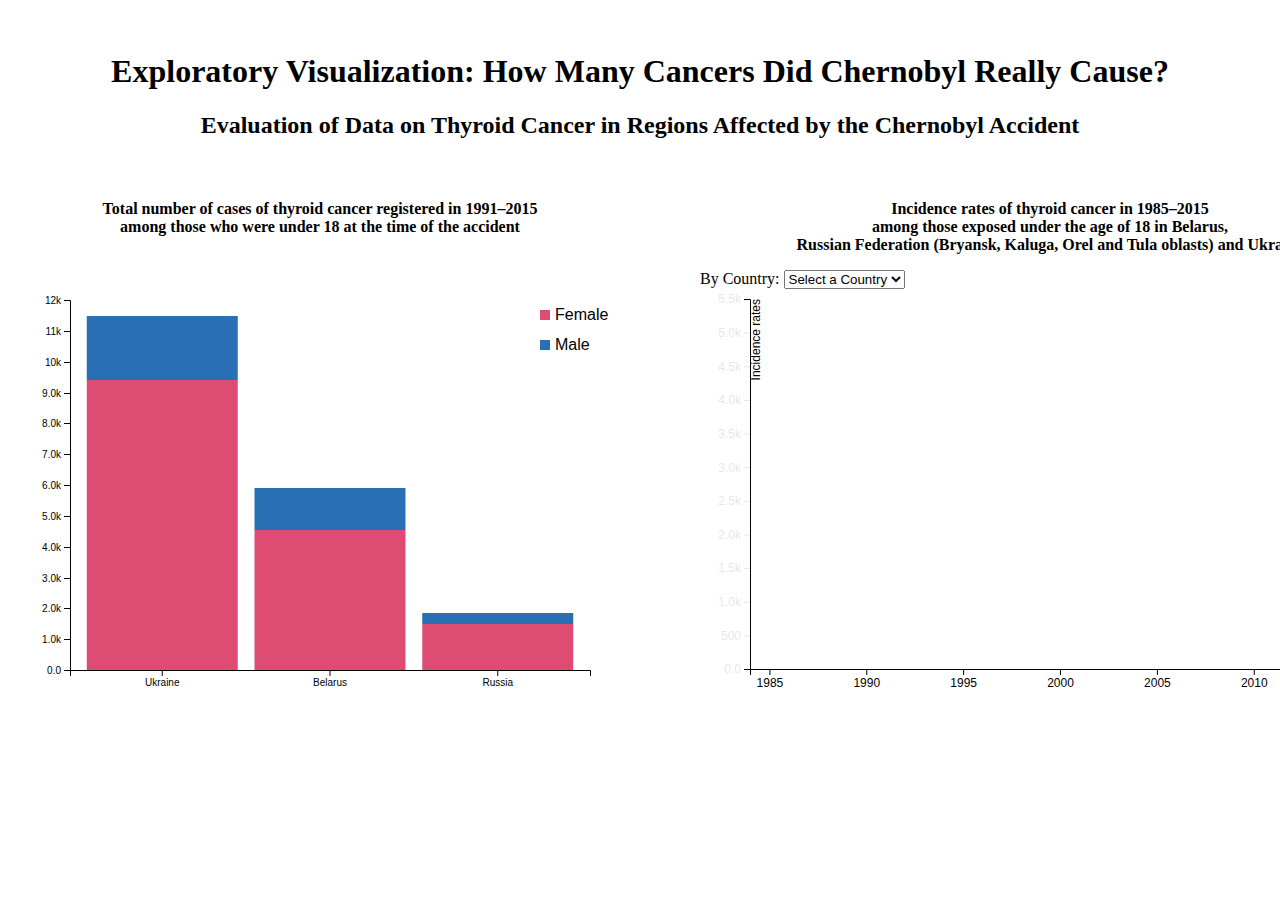
<file: Project1/index.html>
<!DOCTYPE html>
  <head>
    <meta charset="utf-8">
    <meta name="description" content="Project 1">
    <meta name="keywords" content="HTML, CSS, JavaScript, d3">
    <meta name="author" content="Alexander Avdeev">
    <meta name="viewport" content="width=device-width, initial-scale=1">
    <title>.:Interactive Data Visualization Project 1:.</title>
    <link rel="stylesheet" href="style.css">
    <script src="../lib/d3.js"></script>
    <script src="chart.js"></script>
    <script src="sbc.js"></script>
  </head>
  <body>
    <div class="container">
    <header>
      <h1>Exploratory Visualization: How Many Cancers Did Chernobyl Really Cause?</h1>
      <h2>Evaluation of Data on Thyroid Cancer in Regions Affected by the Chernobyl Accident</h2>
    </header>
    </div>
      <div class="container">
        <div id="viz1">
          <div align="center"><b>Total number of cases of thyroid cancer registered in 1991–2015</br> among those who were under 18 at the time of the accident</b></div>
        </br></br></br>
        </div>
        <div id="tooltip_chart" class="hidden">
          <p>Country: <span id="country"></span></p>
          <p>Gender: <span id="gender"></span></p>
          <p>Cases: <span id="cases"></span></p>
        </div>
      </div>
      <div class="container">
        <div id="viz2">
          <div align="center"><b>Incidence rates of thyroid cancer in 1985–2015</br> among those exposed under the age of 18 in Belarus,</br>
            Russian Federation (Bryansk, Kaluga, Orel and
            Tula oblasts) and Ukraine</b>
          </div>
          <p></p>
            <div>
              <label for="dropdown">By Country:</label>
              <select id="dropdown" name="dropdown"></select>
            </div>
        </div>
      </div>
    </div>
    <footer></footer>
    </div>
  </body>
</html>
</file>
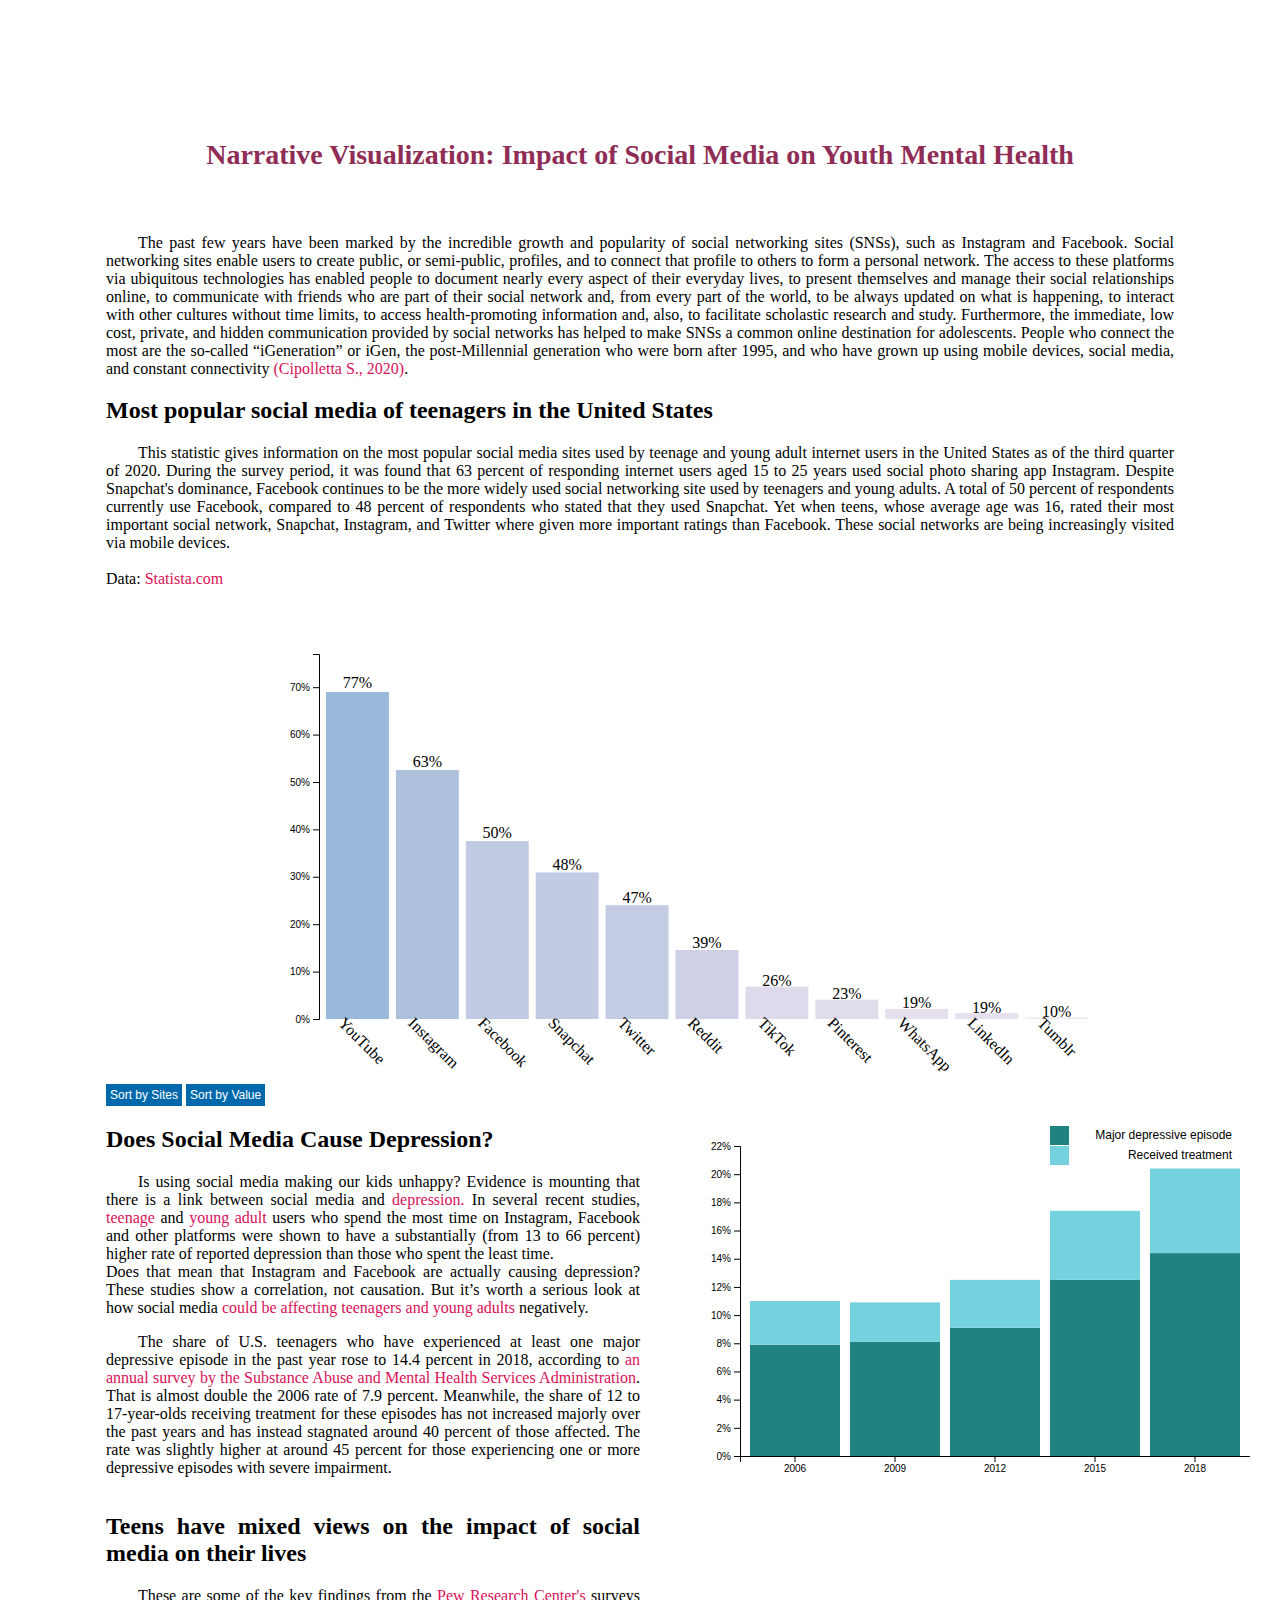
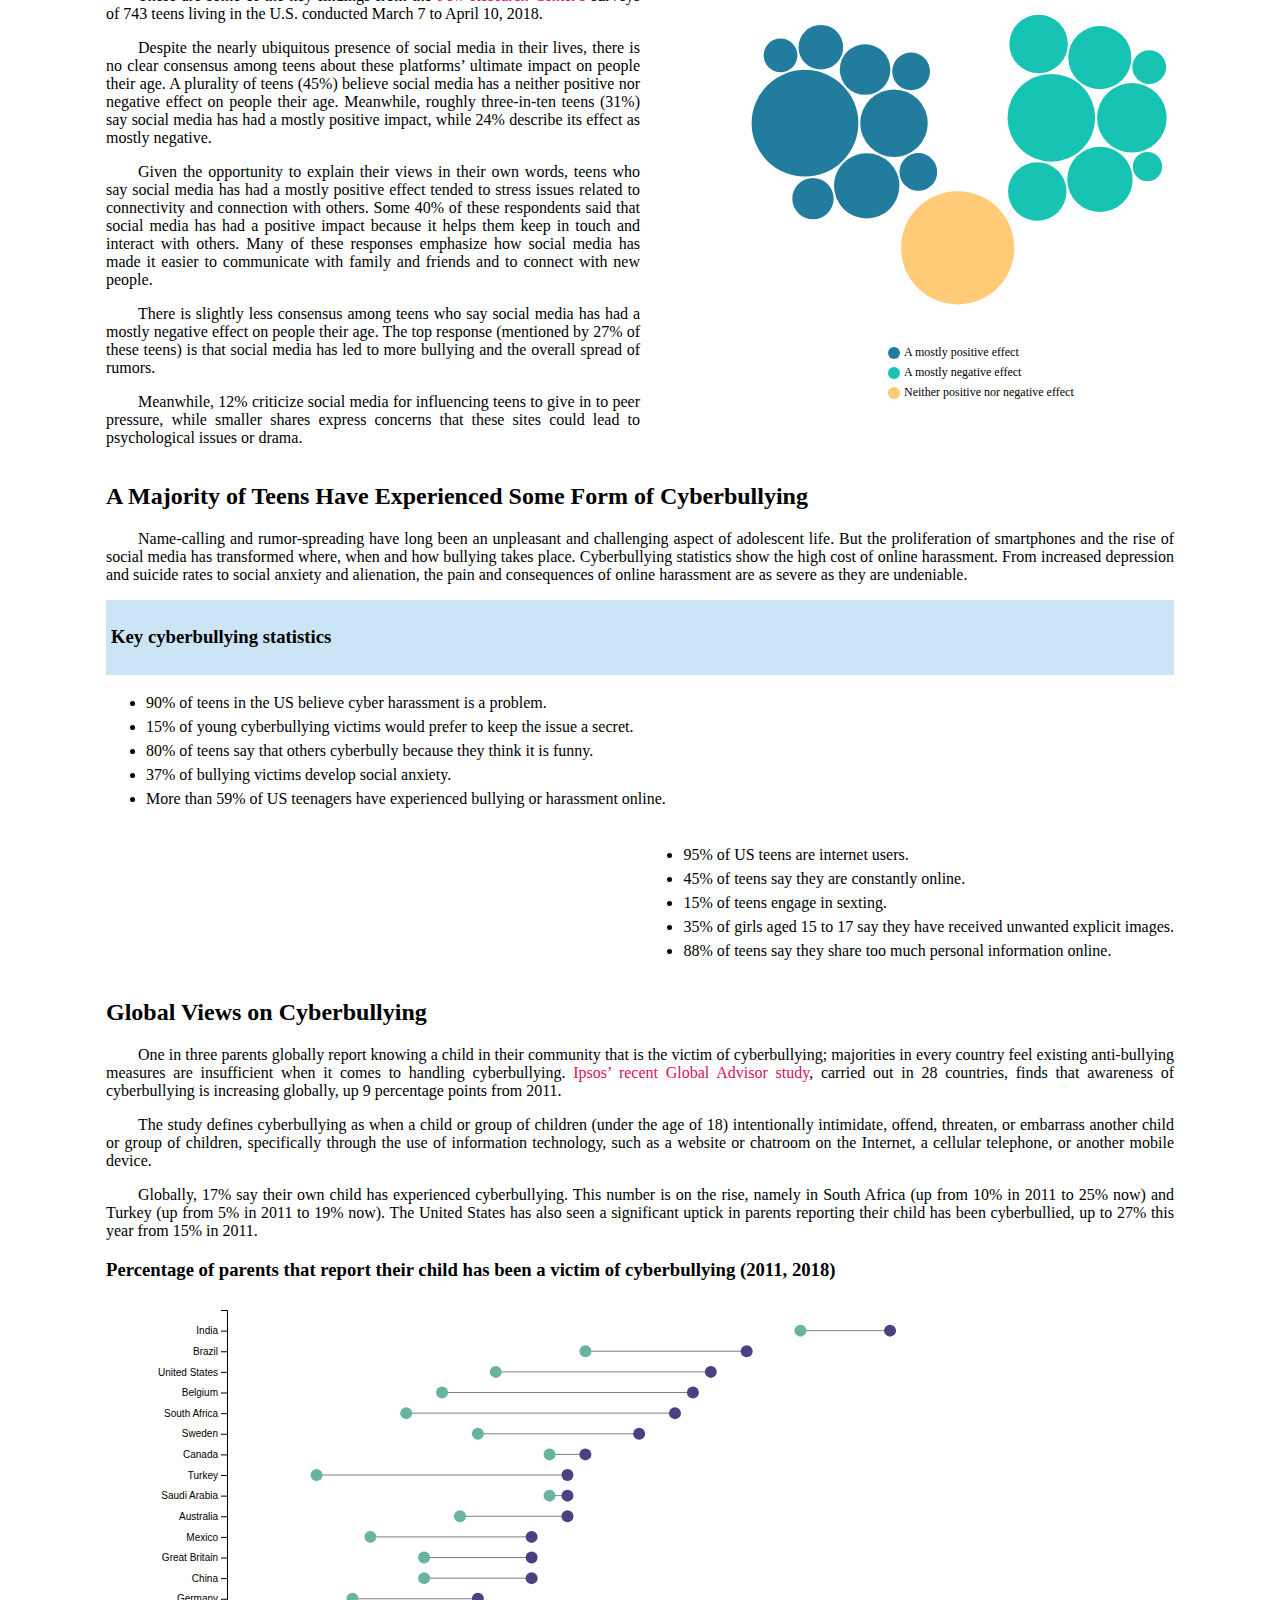
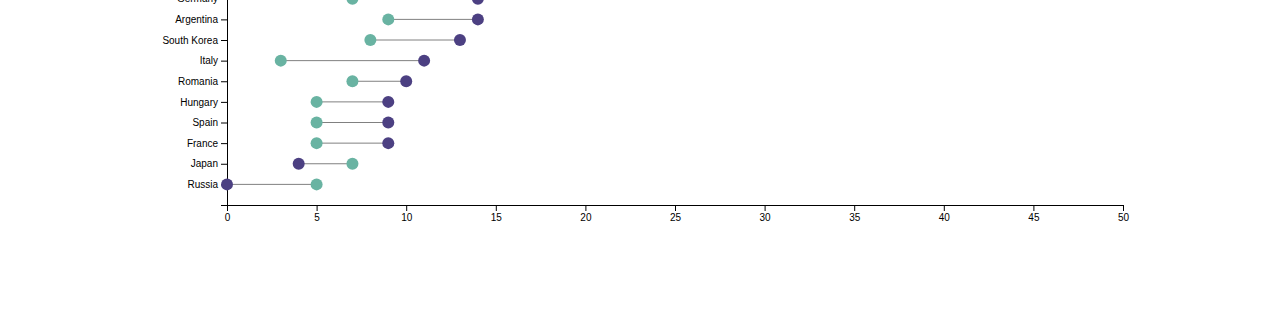
<file: Project2/index.html>
<html>
  <head>
    <meta charset="utf-8">
    <meta name="description" content="Project 2">
    <meta name="keywords" content="HTML, CSS, JavaScript, d3">
    <meta name="author" content="Alexander Avdeev">
    <meta name="viewport" content="width=device-width, initial-scale=1">
    <title>.:Interactive Data Visualization Project 2:.</title>
    <link rel="stylesheet" href="style.css">
    <script src="../lib/d3.js"></script>
    <script src="main.js" type="module"></script>
  </head>

  <body>
    <header>
      <h1>Narrative Visualization: Impact of Social Media on Youth Mental Health</h1>
    </header>

    <div>
      <div class="section" id="intro">
        <p>
          The past few years have been marked by the incredible growth and popularity of social networking
          sites (SNSs), such as Instagram and Facebook. Social networking sites enable users to create public, 
          or semi-public, profiles, and to connect that profile to others to form
          a personal network. The access to these platforms via ubiquitous technologies has enabled people
          to document nearly every aspect of their everyday lives, to present themselves and manage their social
          relationships online, to communicate with friends who are part of their social network and, from every
          part of the world, to be always updated on what is happening, to interact with other cultures without
          time limits, to access health-promoting information and, also, to facilitate scholastic research and
          study. Furthermore, the immediate, low cost, private, and hidden communication provided
          by social networks has helped to make SNSs a common online destination for adolescents.
          People who connect the most are the so-called “iGeneration” or iGen, the post-Millennial generation
          who were born after 1995, and who have grown up using mobile devices, social media, and constant
          connectivity <a href="https://www.mdpi.com/1660-4601/17/19/6952">(Cipolletta S., 2020)</a>.<br>
        </p>
      </div>

      <div class="section" id="one">
        <div class="text">
          <h2>Most popular social media of teenagers in the United States</h2>
          <p>This statistic gives information on the most popular social media sites used by teenage and young adult 
             internet users in the United States as of the third quarter of 2020. During the survey period, it was found that 63 percent of 
             responding internet users aged 15 to 25 years used social photo sharing app Instagram. Despite Snapchat's dominance, Facebook 
             continues to be the more widely used social networking site used by teenagers and young adults. A total of 50 percent of 
             respondents currently use Facebook, compared to 48 percent of respondents who stated that they used Snapchat. 
             Yet when teens, whose average age was 16, rated their most important social network, Snapchat, Instagram, and Twitter where 
             given more important ratings than Facebook. These social networks are being increasingly visited via mobile devices.<br><br>
             Data: <a href="https://www.statista.com/statistics/199242/social-media-and-networking-sites-used-by-us-teenagers/">Statista.com</a>
          </p>
        </div>
        <div class="graph" id="d3-container-1">
          <button id="bySite"> Sort by Sites</button>
          <button id="byPercentage"> Sort by Value</button>
        </div>
      </div>

      <div class="section" id="two">
        <div class="text">
          <h2>Does Social Media Cause Depression?</h2>
          <p>Is using social media making our kids unhappy? Evidence is mounting that there is a link between social media and 
            <a href="https://childmind.org/topics/concerns/depression/">depression.</a> In several recent studies, 
            <a href="http://journals.sagepub.com/doi/full/10.1177/2167702617723376">teenage</a> and <a href="https://www.ncbi.nlm.nih.gov/pubmed/26783723">young adult</a> 
            users who spend the most time on Instagram, Facebook and other platforms were shown to have a substantially (from 13 to 66 percent) higher rate of reported 
            depression than those who spent the least time.<br>
            Does that mean that Instagram and Facebook are actually causing depression? These studies show a correlation, not causation. But it’s worth a 
            serious look at how social media <a href="https://childmind.org/article/how-using-social-media-affects-teenagers/">could be affecting teenagers and young adults</a> 
            negatively.
          </p>
          <p>The share of U.S. teenagers who have experienced at least one major depressive episode in the past year rose to 14.4 percent in 2018,
             according to <a href="https://www.samhsa.gov/data/sites/default/files/cbhsq-reports/NSDUHNationalFindingsReport2018/NSDUHNationalFindingsReport2018.pdf">
             an annual survey by the Substance Abuse and Mental Health Services Administration</a>. That is almost double the 2006 rate of 7.9 percent.<be>
             Meanwhile, the share of 12 to 17-year-olds receiving treatment for these episodes has not increased majorly over the past years and has instead stagnated 
             around 40 percent of those affected. The rate was slightly higher at around 45 percent for those experiencing one or more depressive episodes with severe impairment. 
          </p>
        </div>
        <div class="graph" id="d3-container-2"></div>
      </div>

  
      <div class="section" id="three">
        <div class="text">
          <h2>Teens have mixed views on the impact of social media on their lives</h2>
          <p>These are some of the key findings from the <a href="https://www.pewresearch.org/internet/2018/05/31/teens-social-media-technology-2018/">Pew Research Center's</a>
             surveys of 743 teens living in the U.S. conducted March 7 to April 10, 2018. 
          </p>
          <p>Despite the nearly ubiquitous presence of social media in their lives, there is no clear consensus among teens about these platforms’ ultimate impact on 
             people their age. A plurality of teens (45%) believe social media has a neither positive nor negative effect on people their age. Meanwhile, roughly 
             three-in-ten teens (31%) say social media has had a mostly positive impact, while 24% describe its effect as mostly negative.
          </p>
          <p>Given the opportunity to explain their views in their own words, teens who say social media has had a mostly positive effect tended to stress issues 
             related to connectivity and connection with others. Some 40% of these respondents said that social media has had a positive impact because it helps them 
             keep in touch and interact with others. Many of these responses emphasize how social media has made it easier to communicate with family and friends 
             and to connect with new people.
          </p>
          <p>There is slightly less consensus among teens who say social media has had a mostly negative effect on people their age. The top response 
             (mentioned by 27% of these teens) is that social media has led to more bullying and the overall spread of rumors.
          </p>
          <p>Meanwhile, 12% criticize social media for influencing teens to give in to peer pressure, while smaller shares express concerns 
              that these sites could lead to psychological issues or drama.</p>
        </div>
        <div class="graph"><div id="d3-container-3"></div><div id="my_dataviz" align="right"></div></div>
     </div>
    
    <div class="section" id="four">
      <div class="text">
        <h2>A Majority of Teens Have Experienced Some Form of Cyberbullying</h2>
        <p>Name-calling and rumor-spreading have long been an unpleasant and challenging aspect of adolescent life. But the proliferation 
           of smartphones and the rise of social media has transformed where, when and how bullying takes place. 
           Cyberbullying statistics show the high cost of online harassment. From increased depression and suicide rates to social 
           anxiety and alienation, the pain and consequences of online harassment are as severe as they are undeniable.
        </p>
        <div class="text-color"><h3>Key cyberbullying statistics</h3></div>
        <div class="boxleft">
            <ul>
                <li>90% of teens in the US believe cyber harassment is a problem.</li>
                <li>15% of young cyberbullying victims would prefer to keep the issue a secret.</li>
                <li>80% of teens say that others cyberbully because they think it is funny.</li>
                <li>37% of bullying victims develop social anxiety.</li>
                <li>More than 59% of US teenagers have experienced bullying or harassment online.</li>
              </ul>
        </div>
        <div class="boxright">
          <ul>
              <li>95% of US teens are internet users.</li>
              <li>45% of teens say they are constantly online.</li>
              <li>15% of teens engage in sexting.</li>
              <li>35% of girls aged 15 to 17 say they have received unwanted explicit images.</li>
              <li>88% of teens say they share too much personal information online.</li>
            </ul>
        </div>

      </div>    
    </div>
    
    <div class="section" id="five">
      <div class="text">
        <h2>Global Views on Cyberbullying</h2>
        <p>One in three parents globally report knowing a child in their community that is the victim of cyberbullying; majorities in every 
           country feel existing anti-bullying measures are insufficient when it comes to handling cyberbullying. 
           <a href="https://www.ipsos.com/sites/default/files/ct/news/documents/2018-06/cyberbullying_june2018.pdf">Ipsos’ recent Global Advisor 
           study</a>, carried out in 28 countries, finds that awareness of cyberbullying is increasing globally, up 9 percentage points from 2011.
        </p>
        <p>The study defines cyberbullying as when a child or group of children (under the age of 18) intentionally intimidate, offend, 
           threaten, or embarrass another child or group of children, specifically through the use of information technology, such as a 
           website or chatroom on the Internet, a cellular telephone, or another mobile device. </p>
        <p>Globally, 17% say their own child has experienced cyberbullying. This number is on the rise, namely in South Africa (up from 10% in 
           2011 to 25% now) and Turkey (up from 5% in 2011 to 19% now). The United States has also seen a significant uptick in parents reporting their
           child has been cyberbullied, up to 27% this year from 15% in 2011.</p>
      </div>
      <div aligh="center"><h3>Percentage of parents that report their child has been a victim of cyberbullying (2011, 2018)</h3></div>
      <div class="graph" id="d3-container-6" align="center"></div>
    </div>

    </div>
  </body>
</html>
</file>
<file: Project1/style.css>
p,h1,h2 { text-align: center }

#tooltip_chart {
    position: absolute;
    width: 150px;
    height: auto;
    padding: 10px;
    background-color: black;
    opacity: 0.8;
    -webkit-border-radius: 10px;
    -moz-border-radius: 10px;
    border-radius: 10px;
    -webkit-box-shadow: 4px 4px 10px rgba(0, 0, 0, 0.4);
    -moz-box-shadow: 4px 4px 10px rgba(0, 0, 0, 0.4);
    box-shadow: 4px 4px 10px rgba(0, 0, 0, 0.4);
    pointer-events: none;
  }
  
  #tooltip_chart.hidden {
    display: none;
  }
  
  #tooltip_chart p {
    margin: 0;
    font-family: sans-serif;
    font-size: 12px;
    line-height: 12px;
    color: white;
  }
svg {
    font-family: Sans-Serif, Arial;
}

#viz1 {    
	position:absolute;
	top:200px;
	left:20px;
	height: 400px;
}

#viz2 {    
	position:absolute;
	top:200px;
	left:700px;
	height: 500px;
}

body {
  font-family: Georgia, 'Times New Roman', Times, serif;
  font-size: 12px;
  padding: 2em 3em;
}

  .axis-label {
    font-size: 12px;
    fill: black;
    text-anchor: end;
    /* font-weight: bold */
  }
  .axis {
    font-size: 12px
  }

  div {
    font-size: medium  
  }

  .tooltip{
    position      : absolute;
    text-align    : center;
    max-width     : 70px;
    max-height    : 50px;
    padding       : 8px;
    border        : none;
    border-radius : 8px;
    margin-top    : -30px;
    font          : 12px sans-serif;
    background    : black;
    color         : whitesmoke;
    pointer-events: none;
    opacity: 0
}


.dot {
    cursor: pointer;
    fill: #e2f0f9;
    opacity: 0.9;
    stroke-width: 2;
    stroke: black
  }
.dot:hover {
    fill: #e2f0f9;
    opacity: 0.9;
    stroke: "black";
    stroke-width: 2
  }
  .trend {
    fill: #b0dde4;
    stroke-width: 2;
    stroke-linejoin: round;
    opacity: 0.5
  }

.hover-line {
  stroke: #6F257F;
  stroke-width: 2px;
  stroke-dasharray: 3,3;
}
</file>
<file: Project2/style.css>
header {
  background-color: white;
  text-align: center;
  padding: 2em 3em;
}
body {
  font-family: Georgia, 'Times New Roman', Times, serif;
  font-size: 14px;
  padding: 2em 3em;
  margin: 5%;
}
#byPercentage {
  background-color: #0068ab;
  color: white;
  padding: 4px;
  font-size: 12px;
  border: none;
  cursor: pointer;
}
#bySite {
  background-color: #0068ab;
  color: white;
  padding: 4px;
  font-size: 12px;
  border: none;
  cursor: pointer;
}
.section {
  height: auto;
}
.section#intro {
  font-size: 12pt;
  text-align: justify;
} 
.section#one {
  font-size: 12pt;
  text-align: justify;
} 
.section#two {
  display: grid;
  grid-column-gap: 50px;
  grid-template-columns: 50% 50%
}
.section#two > .text {
  text-align: justify;
  font-size: 12pt;
  height: auto;
  grid-column: 1 / 2;
}
 
a {
  color:#D81159;
  text-decoration: none
}
a:hover {
  text-decoration: underline
}
h1 {
  color: #8F2D56
}
p {
  text-indent: 2em;
}
.tooltip {
  display: block;
  height: fit-content;
  background-color: ivory;
  pointer-events: none;
  padding: 5px;
}

circle:hover {
  stroke-width: 2;
  fill-opacity: 1;
  stroke: steelblue;
  cursor: pointer;
}
.section#three {
  display: grid;
  grid-template-columns: 50% 50%
}

.section#three > .text {
  text-align: justify;
  font-size: 12pt;
  height: auto;
  grid-column: 1;
}
.section#three > .graph {
  grid-column: 2;
  grid-row: 1;
  align-self: top;
  justify-self: top;
}
.section#four {
  font-size: 12pt;
  text-align: justify;
  display: grid;
} 

.boxLeft {
  grid-column: 1;
  grid-row: 1;
  float: left;
  /* background-color: rgba(0,124,208,.2); */
  /* padding: 5px 5px; */
  line-height: 1.5;
}
.boxRight {
  grid-column: 2;
  grid-row: 1;
  float: right;
  /* background-color: rgba(0,124,208,.2); */
  /* padding: 5px 5px; */
  line-height: 1.5;
}
.text-color{
   background-color: rgba(0,124,208,.2); 
   line-height: 1.5;
   padding: 5px 5px;
}
.section#five {
  font-size: 12pt;
  text-align: justify;
} 


  .axis-label1 {
    font-size: 12px;
    fill: black;
    text-anchor: end;
    /* font-weight: bold */
  }
  .axis1 {
    font-size: 12px
  }


  .tooltip{
    position      : absolute;
    text-align    : center;
    max-width     : 100px;
    max-height    : 100px;
    padding       : 8px;
    border        : none;
    border-radius : 8px;
    margin-top    : -30px;
    font          : 12px sans-serif;
    background    : black;
    color         : whitesmoke;
    pointer-events: none;
    opacity: 0
}
</file>
